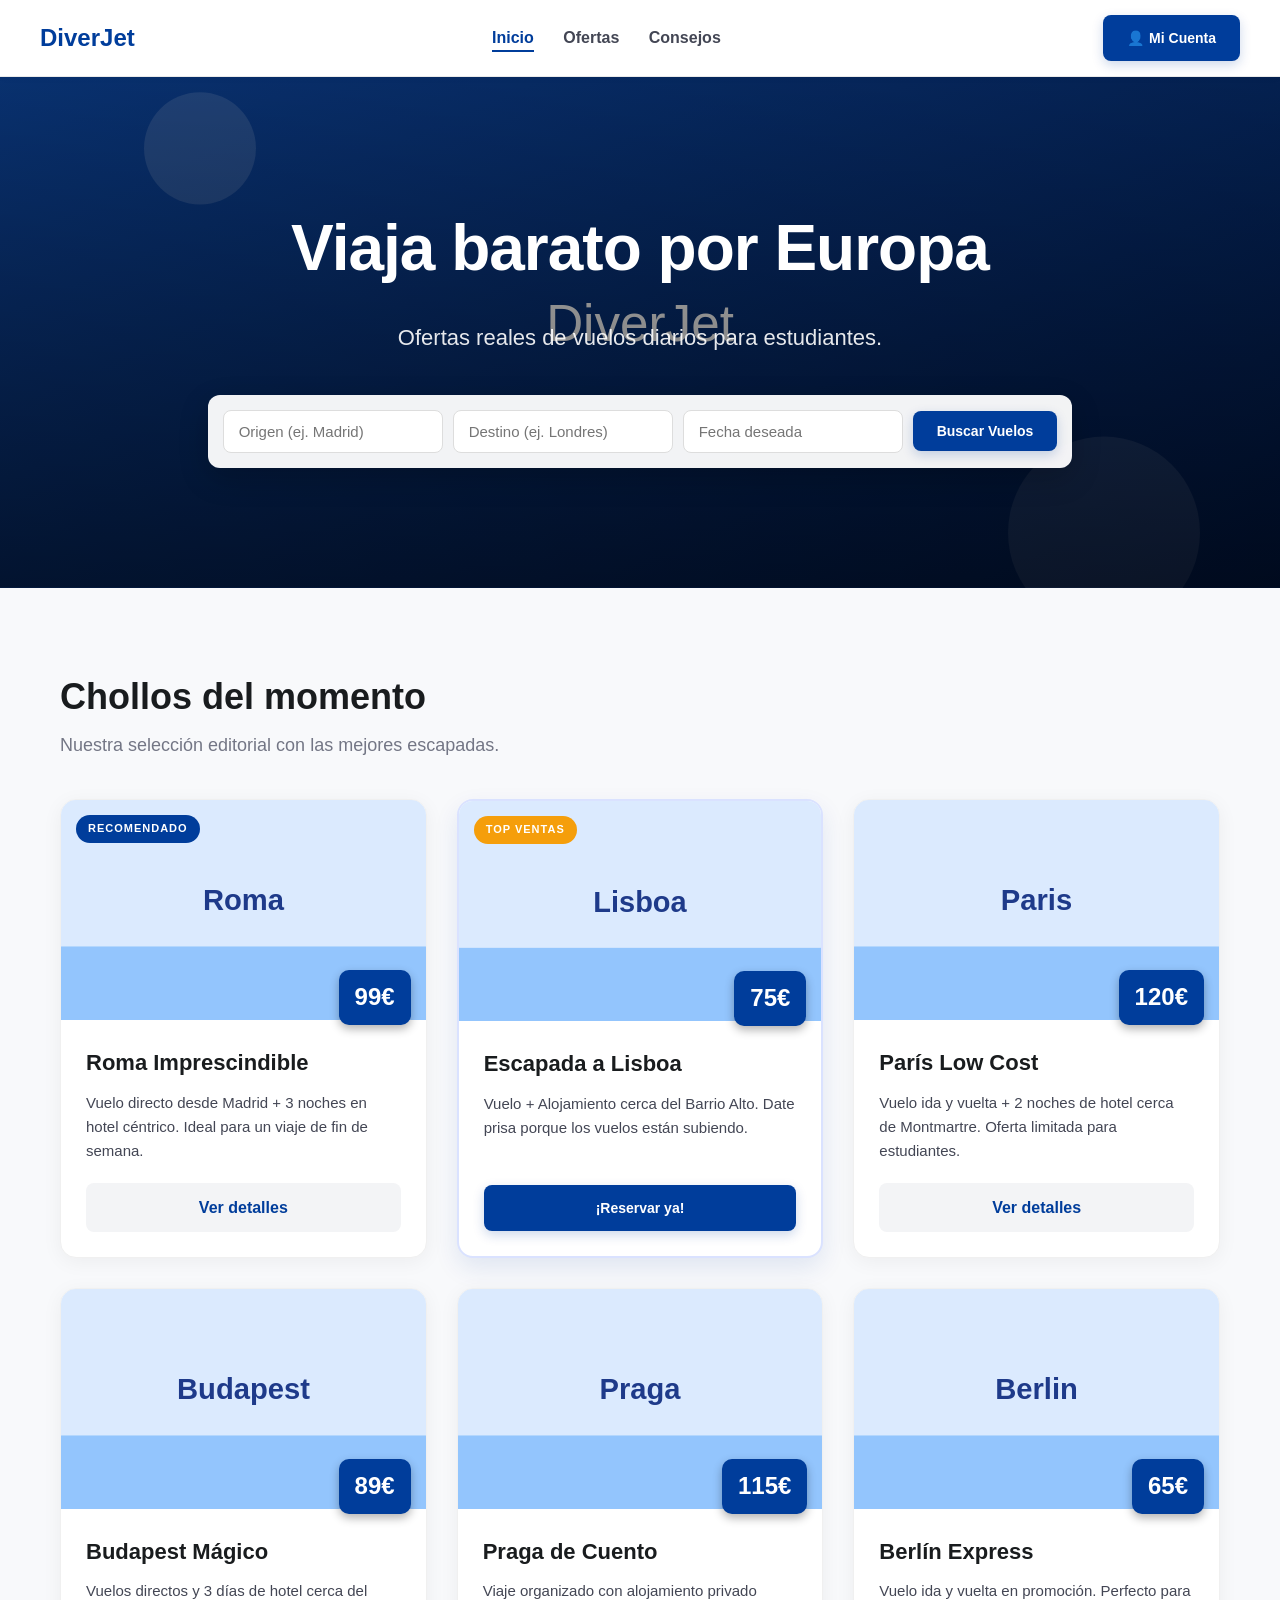
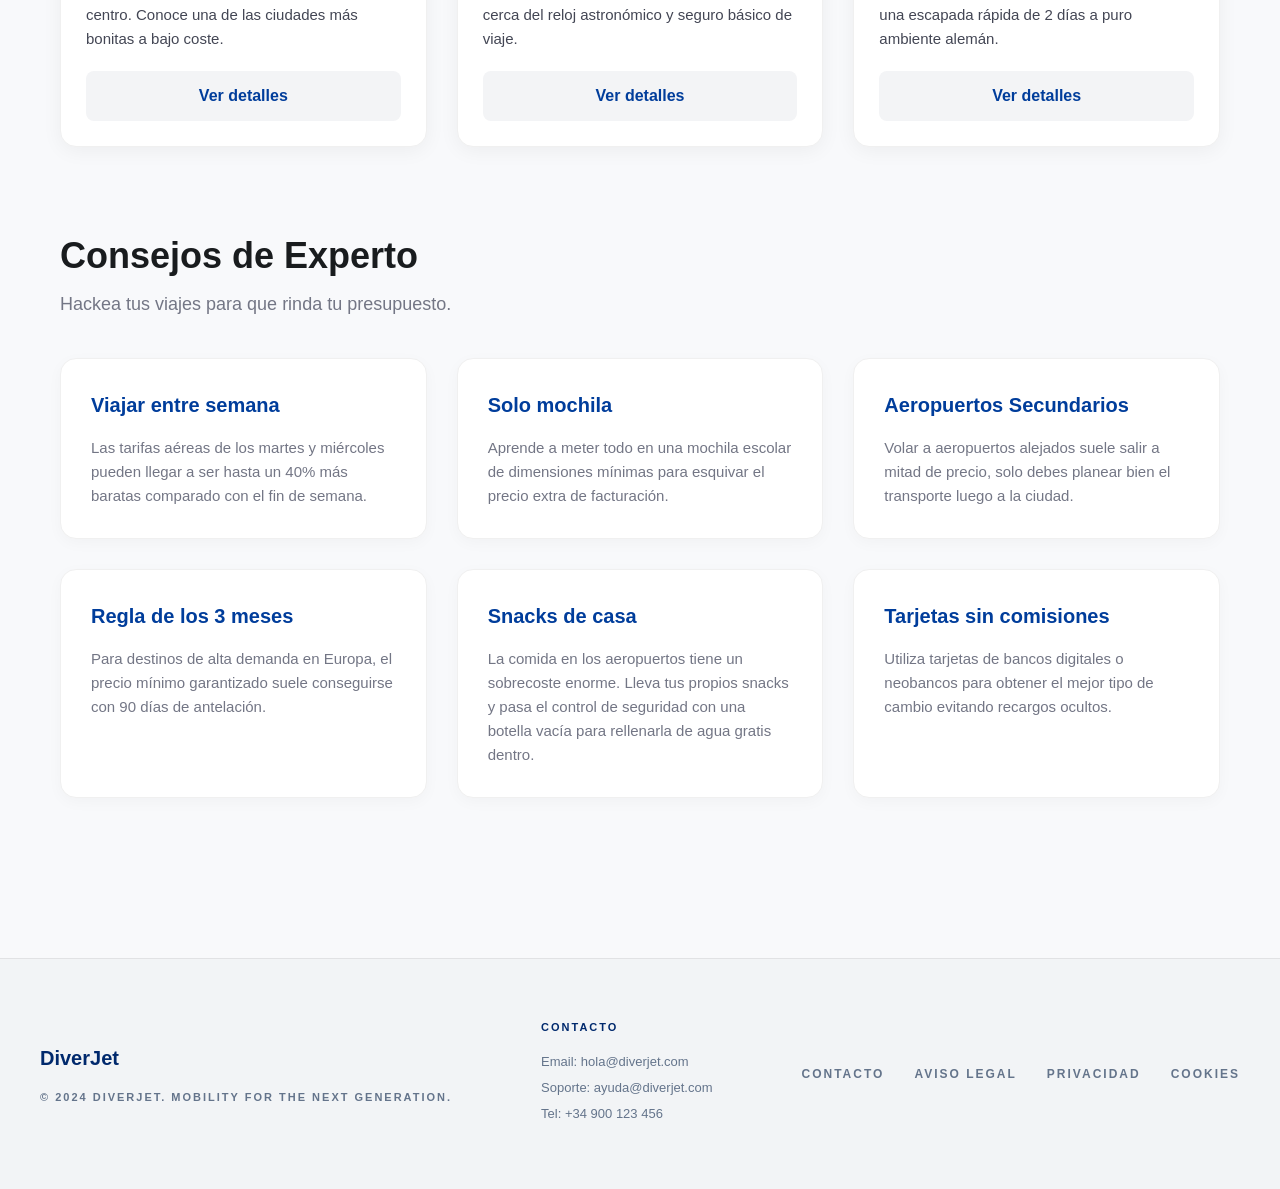
<file: index.html>
﻿<!DOCTYPE html>
<html lang="es">

<head>
    <meta charset="utf-8">
    <title>DiverJet | Viajes Low Cost</title>
    <!-- Vincula el nuevo estilo mejorado pero simple -->
    <link rel="stylesheet" href="estilo.css">
</head>

<body>

    <!-- MENÚ SUPERIOR (Usando div en lugar de nav o header) -->
    <div class="cima">
        <h2>DiverJet</h2>
        <div class="enlaces">
            <a href="index.html" class="activo">Inicio</a>
            <a href="ofertas.html">Ofertas</a>
            <a href="consejos.html">Consejos</a>
        </div>
        <a href="login.html" class="boton-azul" style="display: flex; align-items: center; gap: 5px; text-decoration: none; width: fit-content;"><span aria-hidden="true">👤</span> Mi Cuenta</a>
    </div>

    <!-- PORTADA / HERO -->
    <div class="portada">
        <h1>Viaja barato por Europa</h1>
        <p class="subtitulo">Ofertas reales de vuelos diarios para estudiantes.</p>

        <div class="buscador">
            <input type="text" placeholder="Origen (ej. Madrid)">
            <input type="text" placeholder="Destino (ej. Londres)">
            <input type="text" placeholder="Fecha deseada">
            <button class="boton-azul">Buscar Vuelos</button>
        </div>
    </div>

    <!-- CONTENIDO CENTRAL (Usando div en lugar de main o section) -->
    <div class="principal">

        <!-- SECCIÓN DE OFERTAS (6 TARJETAS) -->
        <h2 class="titulo-seccion">Chollos del momento</h2>
        <p class="subtitulo-seccion">Nuestra selección editorial con las mejores escapadas.</p>

        <div class="contenedor-cajas">
            <!-- Tarjeta 1 -->
            <div class="caja">
                <span class="etiqueta">Recomendado</span>
                <img src="fotos/roma.svg"
                    alt="Roma">
                <div class="precio-tag">99€</div>
                <div class="caja-cuerpo">
                    <h3>Roma Imprescindible</h3>
                    <p>Vuelo directo desde Madrid + 3 noches en hotel céntrico. Ideal para un viaje de fin de semana.
                    </p>
                    <a href="viajes/reserva-roma-imprescindible.html" class="boton-secundario">Ver detalles</a>
                </div>
            </div>

            <!-- Tarjeta 2 -->
            <div class="caja caja-destacada">
                <span class="etiqueta etiqueta-alerta">Top Ventas</span>
                <img src="fotos/lisboa.svg"
                    alt="Lisboa">
                <div class="precio-tag">75€</div>
                <div class="caja-cuerpo">
                    <h3>Escapada a Lisboa</h3>
                    <p>Vuelo + Alojamiento cerca del Barrio Alto. Date prisa porque los vuelos están subiendo.</p>
                    <a href="viajes/reserva-roma-imprescindible.html" class="boton-azul" style="display: block; width: 100%; text-align: center; text-decoration: none; box-sizing: border-box;">¡Reservar ya!</a>
                </div>
            </div>

            <!-- Tarjeta 3 -->
            <div class="caja">
                <img src="fotos/paris.svg"
                    alt="París">
                <div class="precio-tag">120€</div>
                <div class="caja-cuerpo">
                    <h3>París Low Cost</h3>
                    <p>Vuelo ida y vuelta + 2 noches de hotel cerca de Montmartre. Oferta limitada para estudiantes.</p>
                    <a href="viajes/reserva-par-s-low-cost.html" class="boton-secundario">Ver detalles</a>
                </div>
            </div>

            <!-- Tarjeta 4 -->
            <div class="caja">
                <img src="fotos/budapest.svg"
                    alt="Budapest">
                <div class="precio-tag">89€</div>
                <div class="caja-cuerpo">
                    <h3>Budapest Mágico</h3>
                    <p>Vuelos directos y 3 días de hotel cerca del centro. Conoce una de las ciudades más bonitas a bajo
                        coste.</p>
                    <a href="viajes/reserva-budapest-m-gico.html" class="boton-secundario">Ver detalles</a>
                </div>
            </div>

            <!-- Tarjeta 5 -->
            <div class="caja">
                <img src="fotos/praga.svg"
                    alt="Praga">
                <div class="precio-tag">115€</div>
                <div class="caja-cuerpo">
                    <h3>Praga de Cuento</h3>
                    <p>Viaje organizado con alojamiento privado cerca del reloj astronómico y seguro básico de viaje.
                    </p>
                    <a href="viajes/reserva-praga-de-cuento.html" class="boton-secundario">Ver detalles</a>
                </div>
            </div>

            <!-- Tarjeta 6 -->
            <div class="caja">
                <img src="fotos/berlin.svg"
                    alt="Berlín">
                <div class="precio-tag">65€</div>
                <div class="caja-cuerpo">
                    <h3>Berlín Express</h3>
                    <p>Vuelo ida y vuelta en promoción. Perfecto para una escapada rápida de 2 días a puro ambiente
                        alemán.</p>
                    <a href="viajes/reserva-berl-n-express.html" class="boton-secundario">Ver detalles</a>
                </div>
            </div>
        </div>

        <!-- SEGUNDA SECCIÓN: CONSEJOS -->
        <h2 class="titulo-seccion">Consejos de Experto</h2>
        <p class="subtitulo-seccion">Hackea tus viajes para que rinda tu presupuesto.</p>

        <div class="contenedor-cajas">
            <div class="caja-pequena">
                <h3>Viajar entre semana</h3>
                <p>Las tarifas aéreas de los martes y miércoles pueden llegar a ser hasta un 40% más baratas comparado
                    con el fin de semana.</p>
            </div>
            <div class="caja-pequena">
                <h3>Solo mochila</h3>
                <p>Aprende a meter todo en una mochila escolar de dimensiones mínimas para esquivar el precio extra de
                    facturación.</p>
            </div>
            <div class="caja-pequena">
                <h3>Aeropuertos Secundarios</h3>
                <p>Volar a aeropuertos alejados suele salir a mitad de precio, solo debes planear bien el transporte
                    luego a la ciudad.</p>
            </div>
            <div class="caja-pequena">
                <h3>Regla de los 3 meses</h3>
                <p>Para destinos de alta demanda en Europa, el precio mínimo garantizado suele conseguirse con 90 días
                    de antelación.</p>
            </div>
            <div class="caja-pequena">
                <h3>Snacks de casa</h3>
                <p>La comida en los aeropuertos tiene un sobrecoste enorme. Lleva tus propios snacks y pasa el control de seguridad con una botella vacía para rellenarla de agua gratis dentro.</p>
            </div>
            <div class="caja-pequena">
                <h3>Tarjetas sin comisiones</h3>
                <p>Utiliza tarjetas de bancos digitales o neobancos para obtener el mejor tipo de cambio evitando
                    recargos ocultos.</p>
            </div>
        </div>

    </div>

            <!-- PIE DE PÁGINA -->
    <div class="pie-nuevo">
        <div class="pie-nuevo-contenedor">
            <div class="pie-nuevo-marca">
                <span class="pie-nuevo-logo">DiverJet</span>
                <p>© 2024 DiverJet. Mobility for the Next Generation.</p>
            </div>
            <div class="pie-nuevo-info">
                <h3>Contacto</h3>
                <p>Email: hola@diverjet.com</p>
                <p>Soporte: ayuda@diverjet.com</p>
                <p>Tel: +34 900 123 456</p>
            </div>
            <div class="pie-nuevo-enlaces">
                <a href="#">Contacto</a>
                <a href="#">Aviso Legal</a>
                <a href="#">Privacidad</a>
                <a href="#">Cookies</a>
            </div>
        </div>
    </div>

</body>

</html>
</file>
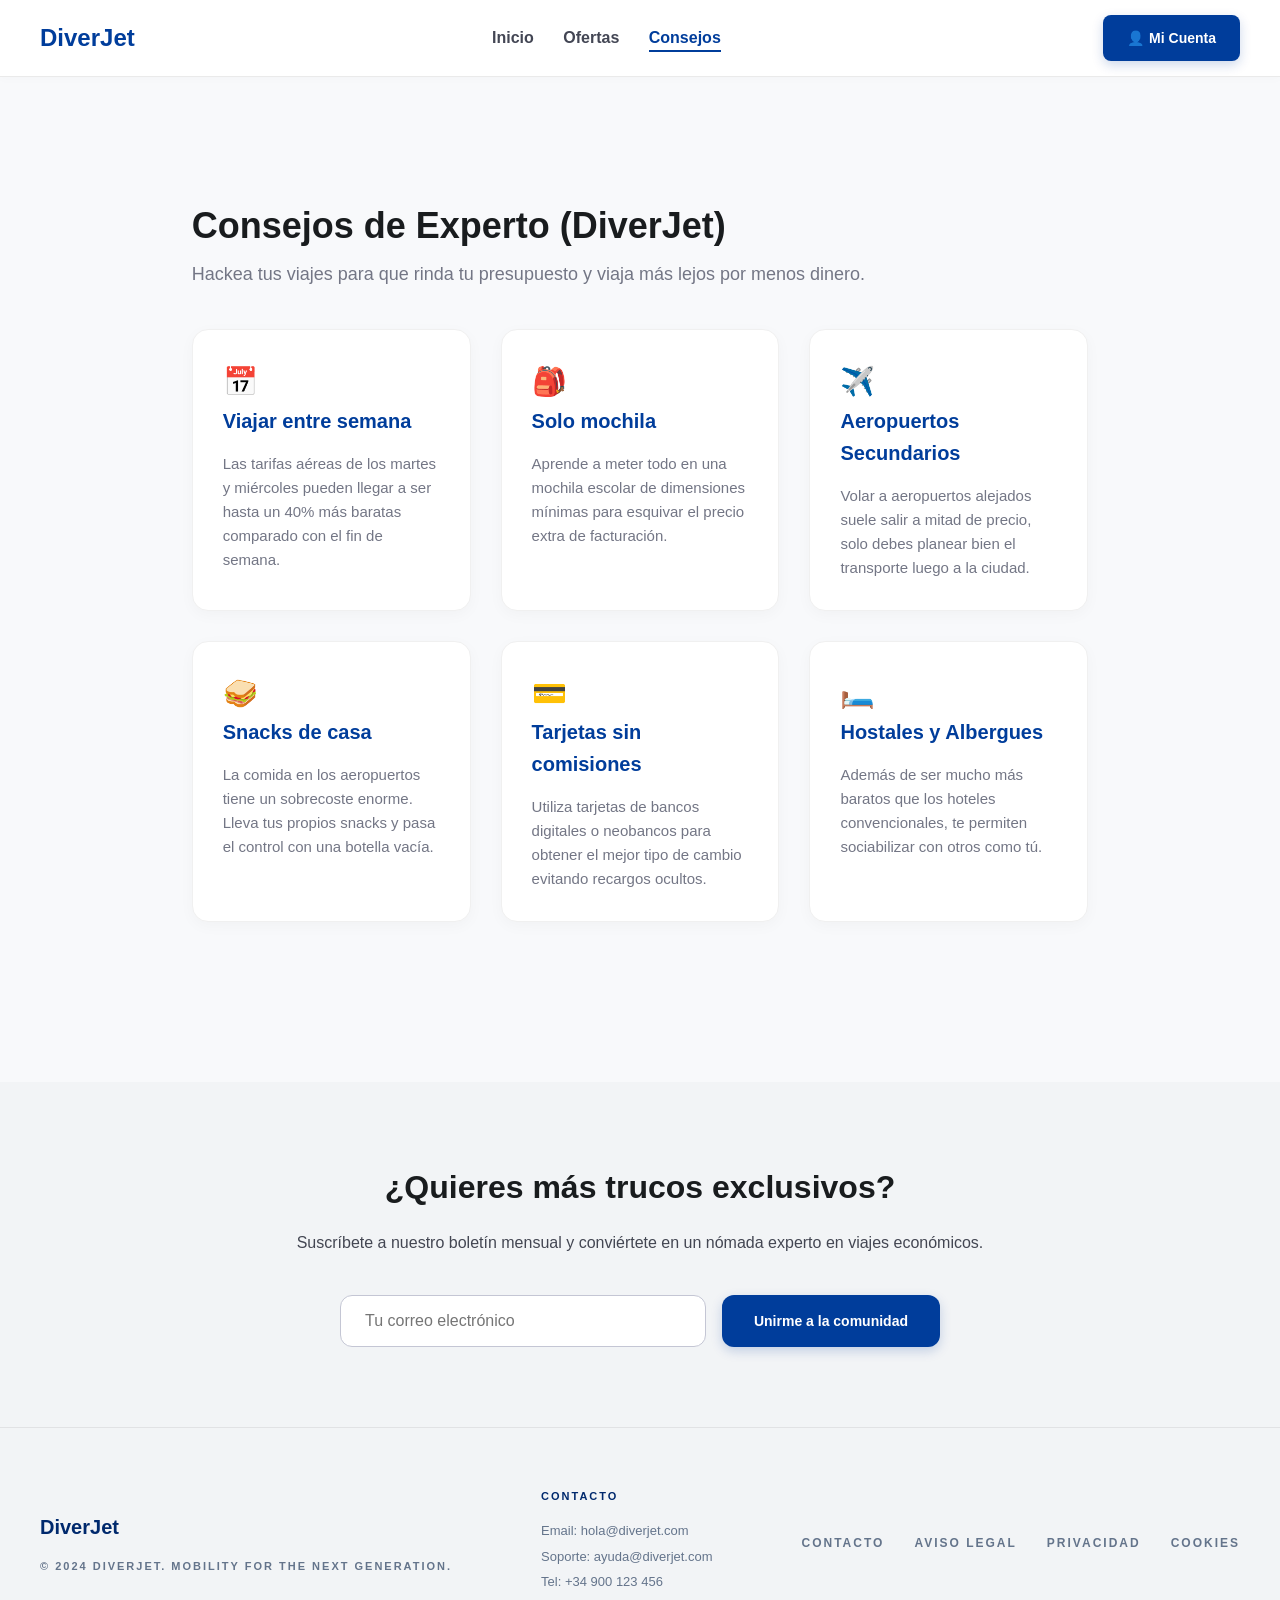
<file: consejos.html>
<!DOCTYPE html>
<html lang="es">

<head>
    <meta charset="utf-8">
    <title>Consejos de Experto | DiverJet</title>
    <!-- Vincula el nuevo estilo mejorado pero simple -->
    <link rel="stylesheet" href="estilo.css">
</head>

<body>
    <!-- MENÚ SUPERIOR -->
    <div class="cima">
        <h2>DiverJet</h2>
        <div class="enlaces">
            <a href="index.html">Inicio</a>
            <a href="ofertas.html">Ofertas</a>
            <a href="consejos.html" class="activo">Consejos</a>
        </div>
        <a href="login.html" class="boton-azul" style="display: flex; align-items: center; gap: 5px; text-decoration: none; width: fit-content;"><span aria-hidden="true">👤</span> Mi Cuenta</a>
    </div>

    <!-- CONTENIDO CENTRAL OPFERTAS -->
    <div class="principal">
        
        <h1 class="titulo-seccion" style="margin-top: 40px;">Consejos de Experto (DiverJet)</h1>
        <p class="subtitulo-seccion">Hackea tus viajes para que rinda tu presupuesto y viaja más lejos por menos dinero.</p>

        <div class="contenedor-cajas cuatro-columnas" style="margin-top: 40px;">
            <div class="caja-pequena">
                <span style="font-size: 28px; margin-bottom: 15px;" aria-hidden="true">📅</span>
                <h3>Viajar entre semana</h3>
                <p>Las tarifas aéreas de los martes y miércoles pueden llegar a ser hasta un 40% más baratas comparado con el fin de semana.</p>
            </div>
            <div class="caja-pequena">
                <span style="font-size: 28px; margin-bottom: 15px;" aria-hidden="true">🎒</span>
                <h3>Solo mochila</h3>
                <p>Aprende a meter todo en una mochila escolar de dimensiones mínimas para esquivar el precio extra de facturación.</p>
            </div>
            <div class="caja-pequena">
                <span style="font-size: 28px; margin-bottom: 15px;" aria-hidden="true">✈️</span>
                <h3>Aeropuertos Secundarios</h3>
                <p>Volar a aeropuertos alejados suele salir a mitad de precio, solo debes planear bien el transporte luego a la ciudad.</p>
            </div>
            <div class="caja-pequena">
                <span style="font-size: 28px; margin-bottom: 15px;" aria-hidden="true">🥪</span>
                <h3>Snacks de casa</h3>
                <p>La comida en los aeropuertos tiene un sobrecoste enorme. Lleva tus propios snacks y pasa el control con una botella vacía.</p>
            </div>
            <div class="caja-pequena">
                <span style="font-size: 28px; margin-bottom: 15px;" aria-hidden="true">💳</span>
                <h3>Tarjetas sin comisiones</h3>
                <p>Utiliza tarjetas de bancos digitales o neobancos para obtener el mejor tipo de cambio evitando recargos ocultos.</p>
            </div>
            <div class="caja-pequena">
                <span style="font-size: 28px; margin-bottom: 15px;" aria-hidden="true">🛏️</span>
                <h3>Hostales y Albergues</h3>
                <p>Además de ser mucho más baratos que los hoteles convencionales, te permiten sociabilizar con otros como tú.</p>
            </div>
        </div>

    </div>

    <!-- BOLETÍN / NEWSLETTER -->
    <div class="boletin">
        <div class="boletin-contenido">
            <h2>¿Quieres más trucos exclusivos?</h2>
            <p>Suscríbete a nuestro boletín mensual y conviértete en un nómada experto en viajes económicos.</p>
            <div class="boletin-form">
                <input type="email" placeholder="Tu correo electrónico">
                <button class="boton-azul">Unirme a la comunidad</button>
            </div>
        </div>
    </div>

            <!-- PIE DE PÁGINA -->
    <div class="pie-nuevo">
        <div class="pie-nuevo-contenedor">
            <div class="pie-nuevo-marca">
                <span class="pie-nuevo-logo">DiverJet</span>
                <p>© 2024 DiverJet. Mobility for the Next Generation.</p>
            </div>
            <div class="pie-nuevo-info">
                <h3>Contacto</h3>
                <p>Email: hola@diverjet.com</p>
                <p>Soporte: ayuda@diverjet.com</p>
                <p>Tel: +34 900 123 456</p>
            </div>
            <div class="pie-nuevo-enlaces">
                <a href="#">Contacto</a>
                <a href="#">Aviso Legal</a>
                <a href="#">Privacidad</a>
                <a href="#">Cookies</a>
            </div>
        </div>
    </div>
</body>
</html>
</file>
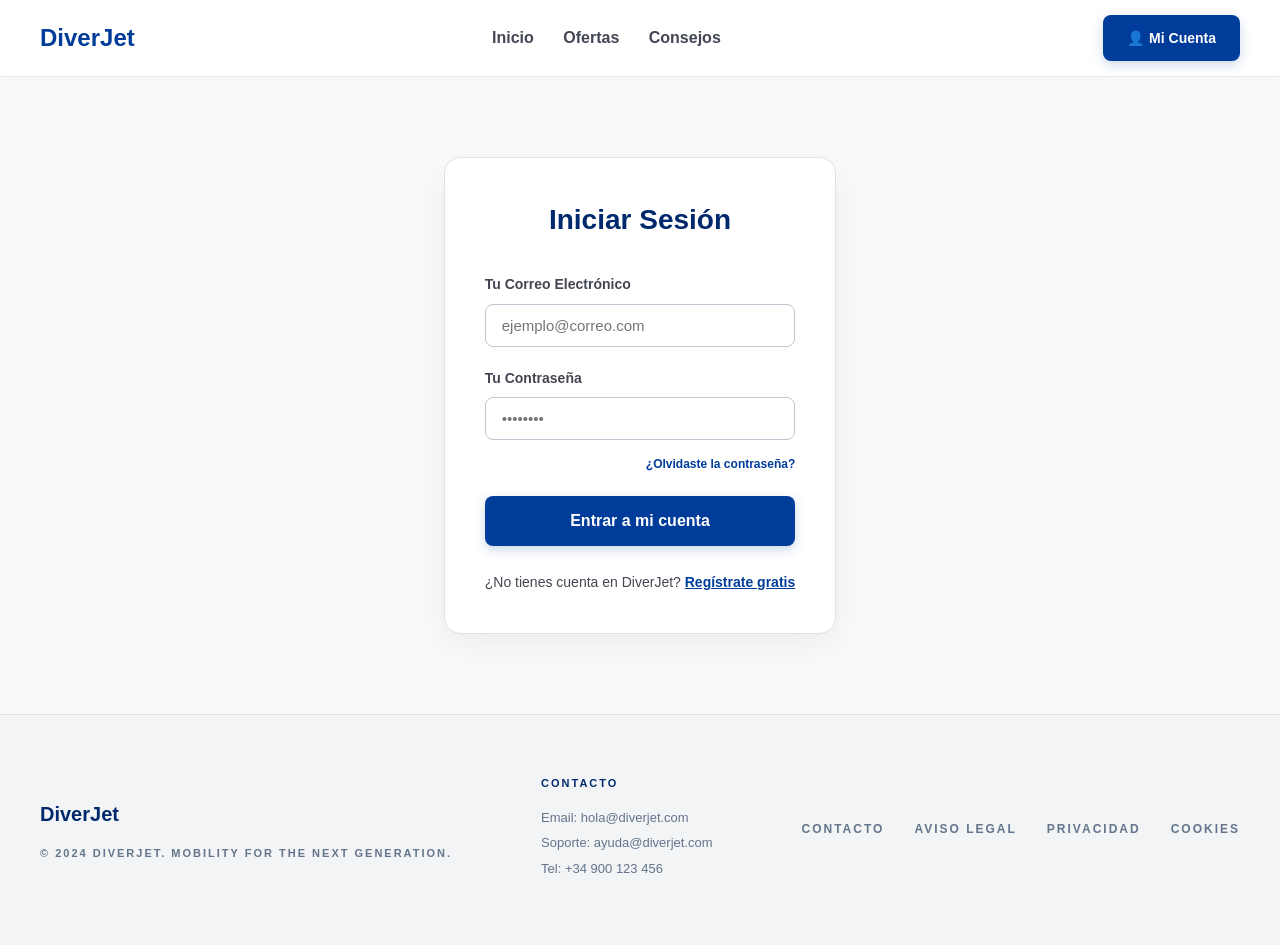
<file: login.html>
<!DOCTYPE html>
<html lang="es">

<head>
    <meta charset="utf-8">
    <title>Iniciar Sesión | DiverJet</title>
    <link rel="stylesheet" href="estilo.css">
</head>

<body>
    <!-- MENÚ SUPERIOR -->
    <div class="cima">
        <h2>DiverJet</h2>
        <div class="enlaces">
            <a href="index.html">Inicio</a>
            <a href="ofertas.html">Ofertas</a>
            <a href="consejos.html">Consejos</a>
        </div>
        <a href="login.html" class="boton-azul" style="display: flex; align-items: center; gap: 5px; text-decoration: none; width: fit-content;"><span aria-hidden="true">👤</span> Mi Cuenta</a>
    </div>

    <!-- CONTENIDO CENTRAL -->
    <div class="principal" style="max-width: 500px; margin: 80px auto;">
        <div class="reserva-form">
            <h2 style="text-align: center; margin-bottom: 30px; font-size: 28px; color: #00296d;">Iniciar Sesión</h2>
            <form action="perfil.html">
                <div class="formulario-grupo">
                    <label>Tu Correo Electrónico</label>
                    <input type="email" placeholder="ejemplo@correo.com" required>
                </div>
                <div class="formulario-grupo">
                    <label>Tu Contraseña</label>
                    <input type="password" placeholder="••••••••" required>
                </div>
                
                <p style="text-align: right; margin-top: -10px; margin-bottom: 20px;">
                    <a href="#" style="color: #003d9b; font-size: 12px; font-weight: 700; text-decoration: none;">¿Olvidaste la contraseña?</a>
                </p>

                <button type="submit" class="boton-azul" style="width: 100%; padding: 16px; font-size: 16px;">Entrar a mi cuenta</button>
                
                <p style="text-align: center; margin-top: 25px; font-size: 14px; color: #434652;">
                    ¿No tienes cuenta en DiverJet? <a href="registro.html" style="color: #003d9b; font-weight: bold; text-decoration: underline;">Regístrate gratis</a>
                </p>
            </form>
        </div>
    </div>

            <!-- PIE DE PÁGINA -->
    <div class="pie-nuevo">
        <div class="pie-nuevo-contenedor">
            <div class="pie-nuevo-marca">
                <span class="pie-nuevo-logo">DiverJet</span>
                <p>© 2024 DiverJet. Mobility for the Next Generation.</p>
            </div>
            <div class="pie-nuevo-info">
                <h3>Contacto</h3>
                <p>Email: hola@diverjet.com</p>
                <p>Soporte: ayuda@diverjet.com</p>
                <p>Tel: +34 900 123 456</p>
            </div>
            <div class="pie-nuevo-enlaces">
                <a href="#">Contacto</a>
                <a href="#">Aviso Legal</a>
                <a href="#">Privacidad</a>
                <a href="#">Cookies</a>
            </div>
        </div>
    </div>
</body>

</html>
</file>
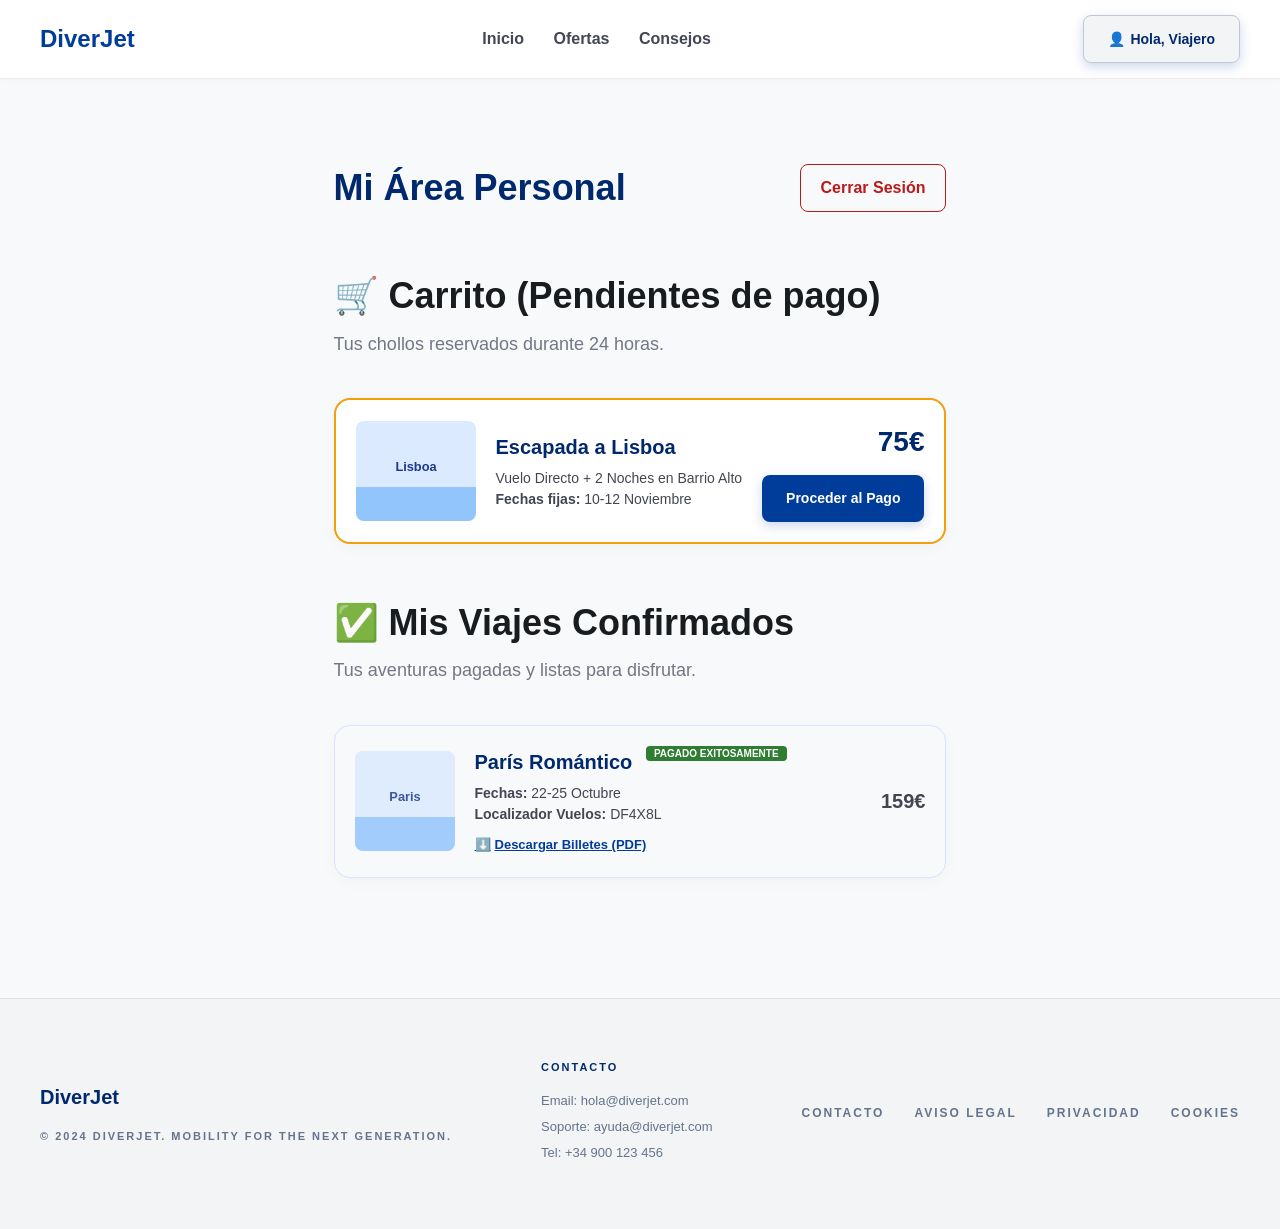
<file: perfil.html>
<!DOCTYPE html>
<html lang="es">

<head>
    <meta charset="utf-8">
    <title>Mi Área Personal | DiverJet</title>
    <link rel="stylesheet" href="estilo.css">
</head>

<body>
    <!-- MENÚ SUPERIOR -->
    <div class="cima">
        <h2>DiverJet</h2>
        <div class="enlaces">
            <a href="index.html">Inicio</a>
            <a href="ofertas.html">Ofertas</a>
            <a href="consejos.html">Consejos</a>
        </div>
        <a href="perfil.html" class="boton-azul" style="display: flex; align-items: center; gap: 5px; background-color: #f2f4f6; color: #00296d; border: 1px solid #c4c6d4; text-decoration: none; width: fit-content;"><span aria-hidden="true">👤</span> Hola, Viajero</a>
    </div>

    <!-- CONTENIDO CENTRAL -->
    <div class="principal" style="max-width: 900px;">
        <div style="display: flex; justify-content: space-between; align-items: center; margin-bottom: 50px;">
            <h1 style="color: #00296d; font-size: 36px; margin: 0;">Mi Área Personal</h1>
            <a href="index.html" style="color: #ba1a1a; font-weight: 700; text-decoration: none; padding: 10px 20px; border: 1px solid #ba1a1a; border-radius: 8px;">Cerrar Sesión</a>
        </div>

        <!-- CARRO DE LA COMPRA -->
        <h2 class="titulo-seccion" style="display: flex; align-items: center; gap: 10px;"><span aria-hidden="true">🛒</span> Carrito (Pendientes de pago)</h2>
        <p class="subtitulo-seccion">Tus chollos reservados durante 24 horas.</p>
        
        <div class="caja-pequena" style="display: flex; gap: 20px; align-items: center; margin-bottom: 50px; justify-content: space-between; border: 2px solid #f59e0b; padding: 20px;">
            <div style="display: flex; gap: 20px; align-items: center;">
                <img src="fotos/lisboa.svg" alt="Lisboa" style="width: 120px; height: 100px; border-radius: 8px; object-fit: cover;">
                <div>
                    <h3 style="margin-bottom: 5px; color: #00296d; font-size: 20px;">Escapada a Lisboa</h3>
                    <p style="font-size: 14px; margin: 0; color: #434652; line-height: 1.5;">Vuelo Directo + 2 Noches en Barrio Alto<br><b>Fechas fijas:</b> 10-12 Noviembre</p>
                </div>
            </div>
            <div style="text-align: right; min-width: 150px;">
                <span style="display: block; font-size: 28px; font-weight: 900; color: #00296d; margin-bottom: 10px;">75€</span>
                <a href="viajes/reserva.html" class="boton-azul" style="padding: 12px 24px; width: 100%; border-radius: 8px; display: block; text-align: center; text-decoration: none; box-sizing: border-box;">Proceder al Pago</a>
            </div>
        </div>

        <!-- VIAJES PAGADOS -->
        <h2 class="titulo-seccion" style="display: flex; align-items: center; gap: 10px;"><span aria-hidden="true">✅</span> Mis Viajes Confirmados</h2>
        <p class="subtitulo-seccion">Tus aventuras pagadas y listas para disfrutar.</p>
        
        <div class="caja-pequena" style="display: flex; gap: 20px; align-items: center; margin-bottom: 40px; justify-content: space-between; background-color: #f8f9fb; border: 1px solid #dae2ff; padding: 20px;">
            <div style="display: flex; gap: 20px; align-items: center;">
                <img src="fotos/paris.svg" alt="París" style="width: 100px; height: 100px; border-radius: 8px; object-fit: cover; opacity: 0.85;">
                <div>
                    <h3 style="margin-bottom: 5px; color: #00296d;">París Romántico <span style="background-color: #2e7d32; color: white; border-radius: 4px; padding: 2px 8px; font-size: 10px; font-weight: 900; vertical-align: top; margin-left: 8px;">PAGADO EXITOSAMENTE</span></h3>
                    <p style="font-size: 14px; margin: 0; color: #434652; line-height: 1.5;"><b>Fechas:</b> 22-25 Octubre<br><b>Localizador Vuelos:</b> DF4X8L</p>
                    <a href="#" style="font-size: 13px; color: #003d9b; font-weight: bold; margin-top: 10px; display: inline-flex; align-items: center; gap: 4px; text-decoration: underline;"><span aria-hidden="true">⬇️</span> Descargar Billetes (PDF)</a>
                </div>
            </div>
            <div style="text-align: right;">
                <span style="display: block; font-size: 20px; font-weight: 900; color: #434652;">159€</span>
            </div>
        </div>
    </div>

            <!-- PIE DE PÁGINA -->
    <div class="pie-nuevo">
        <div class="pie-nuevo-contenedor">
            <div class="pie-nuevo-marca">
                <span class="pie-nuevo-logo">DiverJet</span>
                <p>© 2024 DiverJet. Mobility for the Next Generation.</p>
            </div>
            <div class="pie-nuevo-info">
                <h3>Contacto</h3>
                <p>Email: hola@diverjet.com</p>
                <p>Soporte: ayuda@diverjet.com</p>
                <p>Tel: +34 900 123 456</p>
            </div>
            <div class="pie-nuevo-enlaces">
                <a href="#">Contacto</a>
                <a href="#">Aviso Legal</a>
                <a href="#">Privacidad</a>
                <a href="#">Cookies</a>
            </div>
        </div>
    </div>
</body>
</html>
</file>
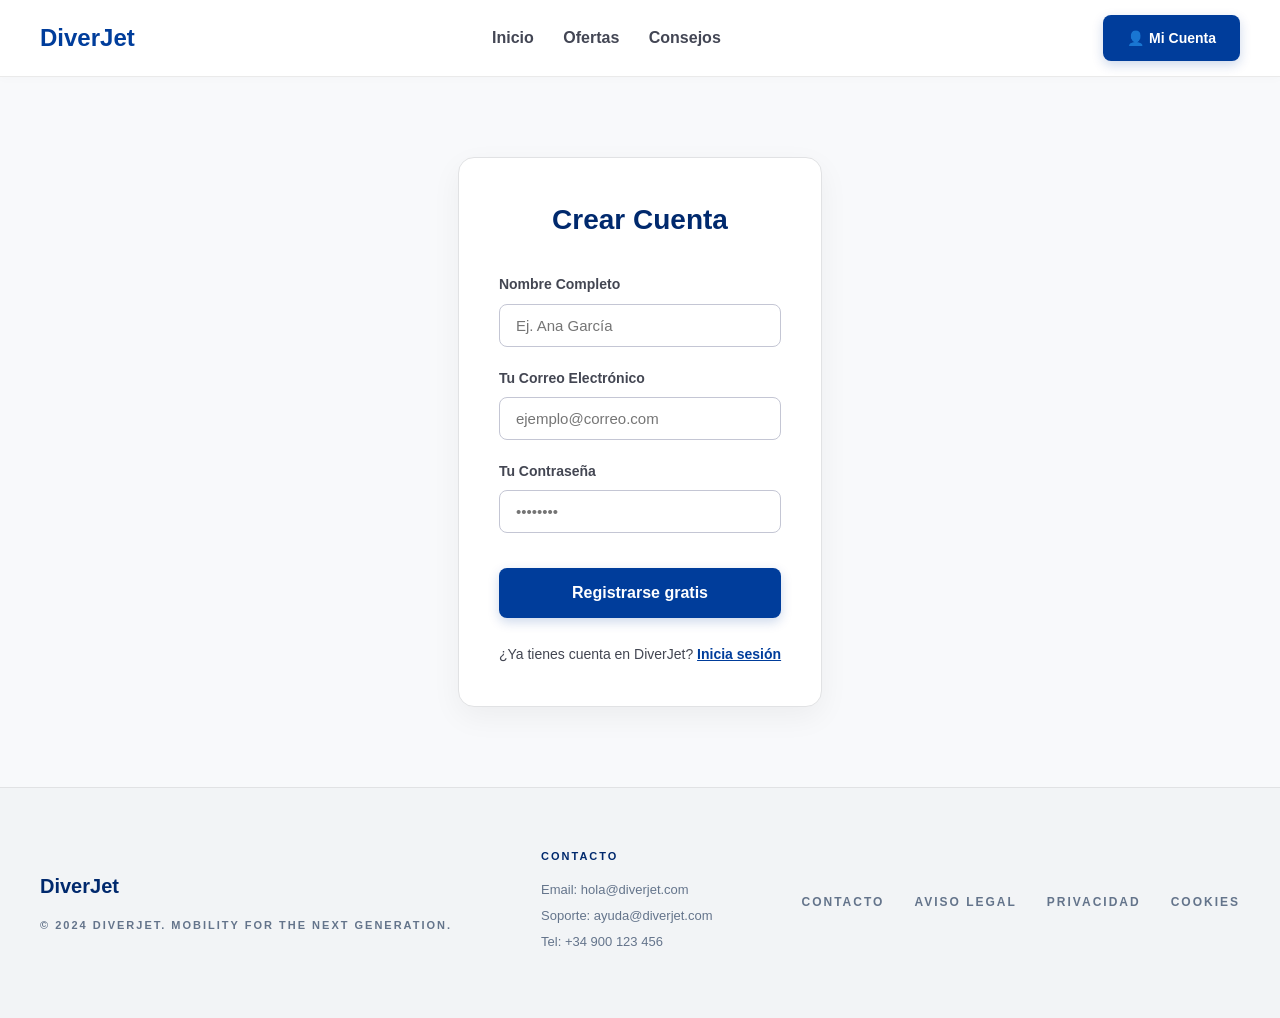
<file: registro.html>
<!DOCTYPE html>
<html lang="es">

<head>
    <meta charset="utf-8">
    <title>Registro | DiverJet</title>
    <link rel="stylesheet" href="estilo.css">
</head>

<body>
    <!-- MENÚ SUPERIOR -->
    <div class="cima">
        <h2>DiverJet</h2>
        <div class="enlaces">
            <a href="index.html">Inicio</a>
            <a href="ofertas.html">Ofertas</a>
            <a href="consejos.html">Consejos</a>
        </div>
        <a href="login.html" class="boton-azul" style="display: flex; align-items: center; gap: 5px; text-decoration: none; width: fit-content;"><span aria-hidden="true">👤</span> Mi Cuenta</a>
    </div>

    <!-- CONTENIDO CENTRAL -->
    <div class="principal" style="max-width: 500px; margin: 80px auto;">
        <div class="reserva-form">
            <h2 style="text-align: center; margin-bottom: 30px; font-size: 28px; color: #00296d;">Crear Cuenta</h2>
            <form action="perfil.html">
                <div class="formulario-grupo">
                    <label>Nombre Completo</label>
                    <input id="reg-nombre" type="text" placeholder="Ej. Ana García" required>
                </div>
                <div class="formulario-grupo">
                    <label>Tu Correo Electrónico</label>
                    <input type="email" placeholder="ejemplo@correo.com" required>
                </div>
                <div class="formulario-grupo">
                    <label>Tu Contraseña</label>
                    <input type="password" placeholder="••••••••" required>
                </div>

                <button type="submit" class="boton-azul" style="width: 100%; padding: 16px; font-size: 16px; margin-top: 15px;">Registrarse gratis</button>
                
                <p style="text-align: center; margin-top: 25px; font-size: 14px; color: #434652;">
                    ¿Ya tienes cuenta en DiverJet? <a href="login.html" style="color: #003d9b; font-weight: bold; text-decoration: underline;">Inicia sesión</a>
                </p>
            </form>
        </div>
    </div>

            <!-- PIE DE PÁGINA -->
    <div class="pie-nuevo">
        <div class="pie-nuevo-contenedor">
            <div class="pie-nuevo-marca">
                <span class="pie-nuevo-logo">DiverJet</span>
                <p>© 2024 DiverJet. Mobility for the Next Generation.</p>
            </div>
            <div class="pie-nuevo-info">
                <h3>Contacto</h3>
                <p>Email: hola@diverjet.com</p>
                <p>Soporte: ayuda@diverjet.com</p>
                <p>Tel: +34 900 123 456</p>
            </div>
            <div class="pie-nuevo-enlaces">
                <a href="#">Contacto</a>
                <a href="#">Aviso Legal</a>
                <a href="#">Privacidad</a>
                <a href="#">Cookies</a>
            </div>
        </div>
    </div>
    
</body>

</html>
</file>
<file: estilo.css>
/* FUENTES Y RESET */
* {
  box-sizing: border-box;
  margin: 0;
  padding: 0;
}

body {
  font-family: Arial, Helvetica, sans-serif;
  background-color: #f8f9fb;
  color: #191c1e;
  line-height: 1.6;
  display: flex;
  flex-direction: column;
  min-height: 100vh;
}

h1,
h2,
h3,
h4 {
  font-family: Arial, Helvetica, sans-serif;
}

/* MENÚ SUPERIOR (CIMA) */
.cima {
  background-color: rgba(255, 255, 255, 0.95);
  padding: 15px 40px;
  display: flex;
  justify-content: space-between;
  align-items: center;
  border-bottom: 1px solid #eaeaea;
  position: sticky;
  top: 0;
  z-index: 100;
  box-shadow: 0 2px 10px rgba(0, 0, 0, 0.02);
}

.cima h2 {
  color: #003d9b;
  font-size: 24px;
  font-weight: 900;
}

.enlaces a {
  text-decoration: none;
  color: #434654;
  font-weight: 600;
  margin-right: 25px;
  transition: color 0.2s;
}

.enlaces a:hover {
  color: #003d9b;
}

/* BOTONES */
.boton-azul {
  background-color: #003d9b;
  color: #ffffff;
  border: none;
  padding: 12px 24px;
  border-radius: 8px;
  font-weight: 600;
  font-size: 14px;
  cursor: pointer;
  transition: all 0.2s ease;
  box-shadow: 0 4px 12px rgba(0, 61, 155, 0.2);
}

.boton-azul:hover {
  background-color: #0052cc;
  transform: translateY(-2px);
  box-shadow: 0 6px 15px rgba(0, 61, 155, 0.3);
}

.boton-secundario {
  display: block;
  width: 100%;
  text-align: center;
  background-color: #f3f4f6;
  color: #003d9b;
  border-radius: 8px;
  padding: 12px;
  text-decoration: none;
  font-weight: 700;
  transition: background-color 0.2s;
}

.boton-secundario:hover {
  background-color: #e5e7eb;
}

/* PORTADA */
.portada {
  position: relative;
  padding: 120px 20px;
  text-align: center;
  background-color: #001848;
  background-image: linear-gradient(rgba(0, 0, 0, 0.3), rgba(0, 0, 0, 0.6)), url('fotos/portada.svg');
  background-size: cover;
  background-position: center;
  color: white;
}

.portada h1 {
  font-size: 64px;
  font-weight: 900;
  margin-bottom: 20px;
  letter-spacing: -1px;
}

.subtitulo {
  font-size: 22px;
  margin-bottom: 40px;
  font-weight: 400;
  opacity: 0.9;
}

/* BUSCADOR */
.buscador {
  background-color: rgba(255, 255, 255, 0.95);
  padding: 15px;
  border-radius: 12px;
  display: inline-flex;
  gap: 10px;
  flex-wrap: wrap;
  align-items: center;
  box-shadow: 0 10px 30px rgba(0, 0, 0, 0.2);
}

.buscador input {
  padding: 12px 15px;
  border: 1px solid #ddd;
  border-radius: 8px;
  width: 220px;
  font-size: 15px;
  font-family: Arial, Helvetica, sans-serif;
}

/* PRINCIPAL (CONTENIDO) */
.principal {
  max-width: 1200px;
  margin: 80px auto;
  padding: 0 20px;
}

.titulo-seccion {
  font-size: 36px;
  color: #191c1e;
  margin-bottom: 5px;
  font-weight: 900;
}

.subtitulo-seccion {
  color: #737685;
  margin-bottom: 40px;
  font-size: 18px;
}

/* CONTENEDOR DE CAJAS (GRID) */
.contenedor-cajas {
  display: grid;
  grid-template-columns: repeat(auto-fit, minmax(320px, 1fr));
  gap: 30px;
  margin-bottom: 80px;
}

/* CAJA DE OFERTA */
.caja {
  background-color: #ffffff;
  border-radius: 16px;
  overflow: hidden;
  box-shadow: 0 4px 20px rgba(0, 0, 0, 0.05);
  transition: transform 0.3s ease, box-shadow 0.3s ease;
  border: 1px solid #f0f0f0;
  position: relative;
  display: flex;
  flex-direction: column;
}

.caja:hover {
  transform: translateY(-8px);
  box-shadow: 0 15px 30px rgba(0, 0, 0, 0.1);
}

.caja-destacada {
  border: 2px solid #dae2ff;
  box-shadow: 0 10px 25px rgba(0, 61, 155, 0.1);
}

.etiqueta {
  position: absolute;
  top: 15px;
  left: 15px;
  background-color: #003d9b;
  color: white;
  padding: 5px 12px;
  border-radius: 20px;
  font-size: 11px;
  font-weight: 700;
  text-transform: uppercase;
  letter-spacing: 1px;
}

.etiqueta-alerta {
  background-color: #f59e0b;
}

.caja img {
  width: 100%;
  height: 220px;
  object-fit: cover;
}

.precio-tag {
  position: absolute;
  top: 170px;
  right: 15px;
  background-color: #003d9b;
  color: white;
  padding: 8px 16px;
  border-radius: 10px;
  font-size: 24px;
  font-weight: 900;
  font-family: Arial, Helvetica, sans-serif;
  box-shadow: 0 4px 10px rgba(0, 0, 0, 0.3);
}

.caja-cuerpo {
  padding: 25px;
  display: flex;
  flex-direction: column;
  flex-grow: 1;
}

.caja-cuerpo h3 {
  font-size: 22px;
  margin-bottom: 10px;
  color: #191c1e;
}

.caja-cuerpo p {
  color: #434654;
  margin-bottom: 20px;
  font-size: 15px;
  flex-grow: 1;
}

/* CAJA PEQUEÑA (CONSEJOS) */
.caja-pequena {
  background-color: #ffffff;
  border-radius: 16px;
  padding: 30px;
  box-shadow: 0 4px 15px rgba(0, 0, 0, 0.03);
  border: 1px solid #f0f0f0;
  transition: transform 0.2s;
}

.caja-pequena:hover {
  transform: translateY(-5px);
}

.caja-pequena h3 {
  color: #003d9b;
  font-size: 20px;
  margin-bottom: 15px;
}

.caja-pequena p {
  color: #737685;
  font-size: 15px;
}

/* NUEVO PIE DE PÁGINA (MODERNO) */
.pie-nuevo {
    width: 100%;
    padding: 60px 30px;
    border-top: 1px solid #e1e2e4;
    background-color: #f2f4f6;
    margin-top: auto;
}

.pie-nuevo-contenedor {
    max-width: 1200px;
    margin: 0 auto;
    display: flex;
    flex-direction: column;
    justify-content: space-between;
    align-items: center;
    gap: 30px;
}

@media (min-width: 768px) {
    .pie-nuevo-contenedor {
        flex-direction: row;
        align-items: center;
    }
}

.pie-nuevo-marca {
    display: flex;
    flex-direction: column;
    align-items: center;
    gap: 15px;
    text-align: center;
}

@media (min-width: 768px) {
    .pie-nuevo-marca {
        align-items: flex-start;
        text-align: left;
    }
}

.pie-nuevo-logo {
    font-size: 20px;
    font-weight: 800;
    color: #00296d;
    font-family: Arial, Helvetica, sans-serif;
}

.pie-nuevo-marca p {
    font-family: Arial, Helvetica, sans-serif;
    font-size: 11px;
    text-transform: uppercase;
    letter-spacing: 2px;
    font-weight: 600;
    color: #64748b;
    margin: 0;
}

.pie-nuevo-enlaces {
    display: flex;
    gap: 30px;
    flex-wrap: wrap;
    justify-content: center;
    font-family: Arial, Helvetica, sans-serif;
    font-size: 12px;
    text-transform: uppercase;
    letter-spacing: 2px;
    font-weight: 600;
}

.pie-nuevo-enlaces a {
    color: #64748b;
    text-decoration: none;
    transition: color 0.2s ease;
}

.pie-nuevo-enlaces a:hover {
    color: #00296d;
}

.pie-nuevo-info {
    display: flex;
    flex-direction: column;
    align-items: center;
    text-align: center;
}

@media (min-width: 768px) {
    .pie-nuevo-info {
        align-items: flex-start;
        text-align: left;
    }
}

.pie-nuevo-info h3 {
    font-size: 11px;
    font-weight: 800;
    color: #00296d;
    text-transform: uppercase;
    letter-spacing: 2px;
    margin-bottom: 15px;
}

.pie-nuevo-info p {
    font-family: Arial, Helvetica, sans-serif;
    font-size: 13px;
    color: #64748b;
    margin-bottom: 5px;
}

/* ================= NUEVOS ESTILOS PARA PAGINA OFERTAS ================= */

/* LINK ACTIVO EN NAV */
.enlaces a.activo {
    color: #003d9b;
    border-bottom: 2px solid #003d9b;
    padding-bottom: 4px;
}

/* HERO OFERTAS */
.hero-ofertas {
    position: relative;
    height: 400px;
    background-image: linear-gradient(rgba(0, 41, 109, 0.8), rgba(0, 61, 155, 0.4)), url('fotos/hero-ofertas.svg');
    background-size: cover;
    background-position: center;
    display: flex;
    align-items: center;
    justify-content: center;
    text-align: center;
    color: white;
}

.hero-ofertas-contenido {
    max-width: 800px;
    padding: 0 20px;
}

.etiqueta-exclusiva {
    display: inline-block;
    background-color: rgba(255, 255, 255, 0.2);
    padding: 6px 16px;
    border-radius: 20px;
    font-size: 12px;
    font-weight: 700;
    text-transform: uppercase;
    letter-spacing: 2px;
    margin-bottom: 24px;
    border: 1px solid rgba(255, 255, 255, 0.3);
}

.hero-ofertas h1 {
    font-size: 56px;
    font-weight: 900;
    margin-bottom: 24px;
    line-height: 1.1;
}

.hero-ofertas p {
    font-size: 18px;
    font-weight: 500;
    opacity: 0.9;
}

/* BARRA DE FILTROS */
.barra-filtros-contenedor {
    position: sticky;
    top: 61px;
    z-index: 90;
    background-color: #f2f4f6;
    border-bottom: 1px solid #e1e2e4;
    padding: 24px 40px;
}

.barra-filtros {
    max-width: 1200px;
    margin: 0 auto;
    display: flex;
    gap: 20px;
    flex-wrap: wrap;
    align-items: center;
}

.input-grupo {
    flex: 1;
    min-width: 200px;
    position: relative;
}

.input-grupo label {
    position: absolute;
    top: -8px;
    left: 16px;
    background-color: #f2f4f6;
    padding: 0 4px;
    font-size: 10px;
    font-weight: 700;
    color: #00296d;
    text-transform: uppercase;
    letter-spacing: 1px;
    z-index: 2;
}

.input-caja {
    display: flex;
    align-items: center;
    gap: 12px;
    background-color: #ffffff;
    border: 1px solid #c4c6d4;
    border-radius: 12px;
    padding: 12px 16px;
    position: relative;
}

.input-caja .material-symbols-outlined {
    color: #00296d;
    font-size: 20px;
}

.input-caja select, .input-caja input {
    border: none;
    outline: none;
    background: transparent;
    font-family: Arial, Helvetica, sans-serif;
    font-size: 14px;
    font-weight: 600;
    color: #191c1e;
    width: 100%;
}

.texto-valor {
    font-size: 14px;
    font-weight: 600;
}

.boton-buscar {
    background-color: #00296d;
    color: white;
    border: none;
    padding: 14px 32px;
    border-radius: 12px;
    font-weight: 700;
    font-size: 15px;
    cursor: pointer;
    display: flex;
    align-items: center;
    gap: 8px;
    transition: all 0.2s;
    box-shadow: 0 4px 15px rgba(0, 41, 109, 0.2);
}

.boton-buscar:hover {
    background-color: #003d9b;
    transform: translateY(-2px);
}

/* MODIFICADOR GRID (4 columnas) */
.cuatro-columnas {
    grid-template-columns: repeat(auto-fit, minmax(260px, 1fr));
}

/* ESTILO GLASS PARA TARJETAS */
.glass-precio {
    background: rgba(0, 61, 155, 0.9) !important;
    display: flex;
    flex-direction: column;
    align-items: center;
    line-height: 1;
    padding: 8px 16px;
    top: 155px !important;
    bottom: auto !important;
    box-shadow: 0 4px 15px rgba(0, 0, 0, 0.2);
}
.glass-precio span {
    font-size: 11px;
    font-weight: 700;
    opacity: 0.9;
    margin-bottom: 2px;
    text-transform: uppercase;
    letter-spacing: 0.5px;
}

.z-10 { z-index: 10; }
.relative { position: relative; }

/* CAJA PIE (Details link) */
.caja-pie {
    display: flex;
    justify-content: space-between;
    align-items: center;
    margin-top: 15px;
    padding-top: 15px;
    border-top: 1px solid #f0f0f0;
}

.caja-pie span {
    font-size: 10px;
    font-weight: 700;
    color: #747783;
    text-transform: uppercase;
    letter-spacing: 1px;
}

.caja-pie a {
    color: #00296d;
    text-decoration: none;
    font-weight: 700;
    font-size: 14px;
    display: flex;
    align-items: center;
}

.caja-pie a:hover {
    text-decoration: underline;
}

/* BOLETÍN / NEWSLETTER */
.boletin {
    background-color: #f2f4f6;
    padding: 80px 20px;
    text-align: center;
}

.boletin-contenido {
    max-width: 800px;
    margin: 0 auto;
}

.boletin h2 {
    font-size: 32px;
    font-weight: 900;
    color: #191c1e;
    margin-bottom: 16px;
}

.boletin p {
    color: #434652;
    margin-bottom: 40px;
    font-size: 16px;
}

.boletin-form {
    display: flex;
    gap: 16px;
    max-width: 600px;
    margin: 0 auto;
}

@media (max-width: 600px) {
    .boletin-form {
        flex-direction: column;
    }
}

.boletin-form input {
    flex: 1;
    padding: 16px 24px;
    border: 1px solid #c4c6d4;
    border-radius: 12px;
    outline: none;
    font-family: Arial, Helvetica, sans-serif;
    font-size: 16px;
}

.boletin-form input:focus {
    border-color: #003d9b;
    box-shadow: 0 0 0 2px rgba(0, 61, 155, 0.2);
}

.boletin-form button {
    border-radius: 12px;
    padding: 16px 32px;
}

/* ================= PAGINA DE RESERVA ================= */
.contenedor-reserva {
    display: flex;
    flex-wrap: wrap;
    gap: 40px;
    margin-top: 40px;
}

.reserva-info {
    flex: 1;
    min-width: 300px;
}

.reserva-info img {
    width: 100%;
    height: 300px;
    object-fit: cover;
    border-radius: 16px;
    margin-bottom: 20px;
    box-shadow: 0 4px 15px rgba(0,0,0,0.1);
}

.reserva-info h2 {
    font-size: 32px;
    color: #00296d;
    margin-bottom: 10px;
}

.reserva-info p {
    color: #434652;
    margin-bottom: 20px;
    line-height: 1.6;
}

.reserva-form {
    flex: 1;
    min-width: 300px;
    background-color: white;
    padding: 40px;
    border-radius: 16px;
    box-shadow: 0 10px 30px rgba(0,0,0,0.05);
    border: 1px solid #e1e2e4;
}

.formulario-grupo {
    margin-bottom: 20px;
}

.formulario-grupo label {
    display: block;
    font-weight: 700;
    margin-bottom: 8px;
    font-size: 14px;
    color: #434652;
}

.formulario-grupo input, .formulario-grupo select {
    width: 100%;
    padding: 12px 16px;
    border: 1px solid #c4c6d4;
    border-radius: 8px;
    font-family: Arial, Helvetica, sans-serif;
    outline: none;
    font-size: 15px;
}

.formulario-grupo input:focus, .formulario-grupo select:focus {
    border-color: #003d9b;
    box-shadow: 0 0 0 2px rgba(0, 61, 155, 0.2);
}

.reserva-total {
    font-size: 20px;
    font-weight: 900;
    color: #191c1e;
    margin: 30px 0 20px;
    border-top: 1px solid #e1e2e4;
    padding-top: 20px;
    display: flex;
    justify-content: space-between;
}
.reserva-total span:last-child {
    color: #00296d;
    font-size: 28px;
}
</file>
